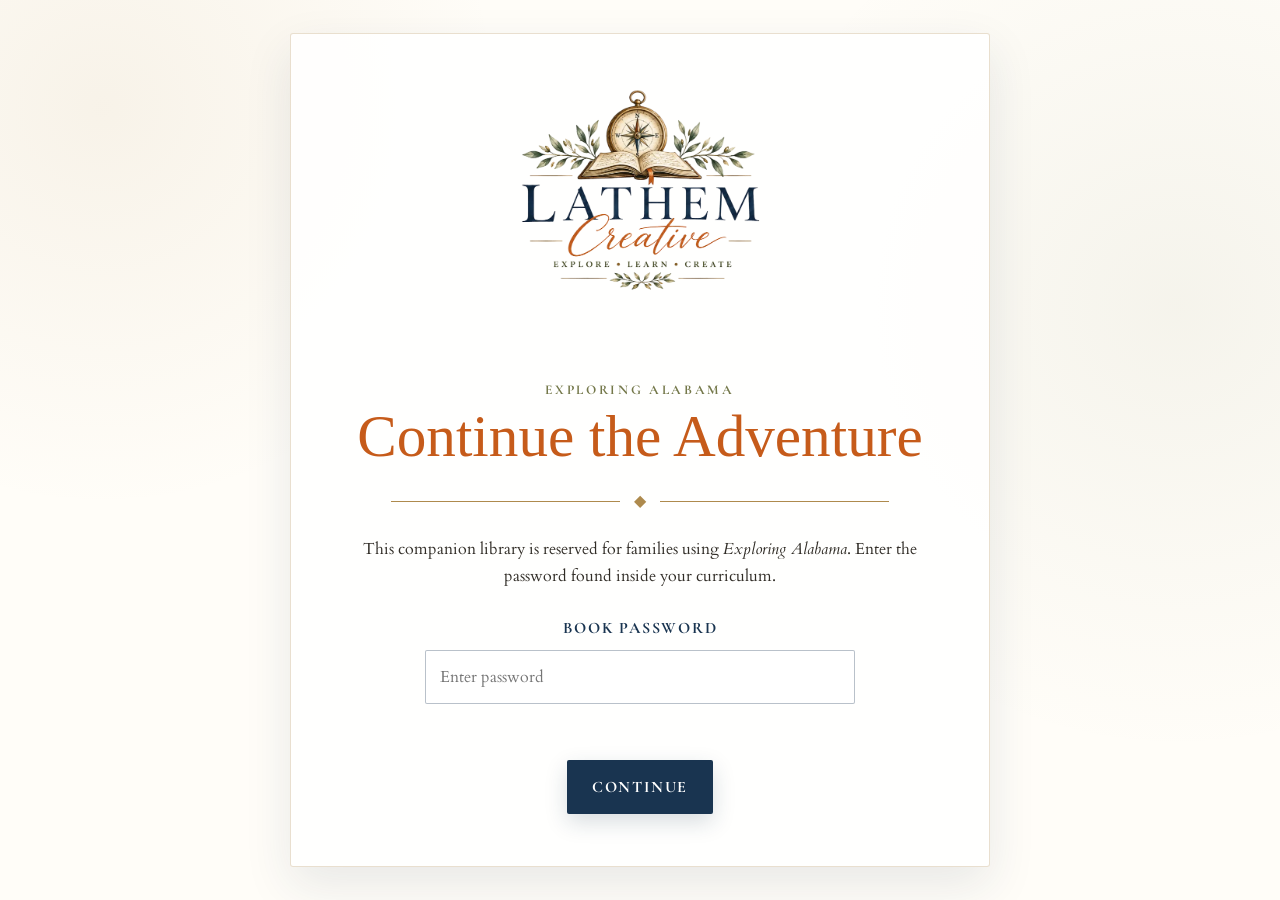
<file: index.html>
<!doctype html><html lang="en"><head><meta charset="utf-8"><meta name="viewport" content="width=device-width,initial-scale=1"><title>Exploring Alabama | Continue the Adventure</title><link rel="preconnect" href="https://fonts.googleapis.com"><link rel="preconnect" href="https://fonts.gstatic.com" crossorigin><link href="https://fonts.googleapis.com/css2?family=Cardo:ital,wght@0,400;0,700;1,400&family=Cormorant+Garamond:wght@500;600;700&family=Lora:ital,wght@0,400;0,600;1,400&display=swap" rel="stylesheet"><link rel="stylesheet" href="styles.css"></head><body>
<section id="password" class="screen active"><div class="center"><div class="panel login"><img class="logo" src="assets/lathem-creative-logo.webp" alt="Lathem Creative"><p class="eyebrow">Exploring Alabama</p><h1 class="script">Continue the Adventure</h1><div class="rule">◆</div><p>This companion library is reserved for families using <em>Exploring Alabama</em>. Enter the password found inside your curriculum.</p><form id="passwordForm"><label for="pw">Book Password</label><input id="pw" type="password" placeholder="Enter password"><p id="error" class="error"></p><button class="button">Continue</button></form></div></div></section>
<section id="welcome" class="screen"><main class="shell narrow"><img class="logo small" src="assets/lathem-creative-logo.webp" alt="Lathem Creative"><p class="eyebrow">Exploring Alabama</p><h1 class="script">Continue the Adventure</h1><p class="sub">Companion Library</p><div class="rule">✦</div><div class="panel"><div class="welcome-copy"><p><strong>Welcome!</strong></p><p>You have finished today’s lesson, but the adventure does not have to end here. Inside you will find one carefully selected book, video, and place to visit for each weekly lesson.</p><p>Spend five extra minutes or an entire afternoon discovering more about Alabama together.</p></div><p class="grow">The Companion Library is designed to grow. New family favorites and additional resources may be added throughout the year.</p><div class="actions"><button id="explore" class="button">Explore a Lesson</button></div><div id="chooser" class="chooser" hidden><label for="welcomeSelect">Choose a Lesson</label><select id="welcomeSelect"></select><div class="actions"><button id="openLesson" class="button">Open Lesson</button></div></div></div><footer>Created by Megan Lathem<br><strong>Lathem Creative</strong> · Explore • Learn • Create</footer></main></section>
<section id="lesson" class="screen"><main class="shell"><div class="top"><button id="home" class="brand">Exploring Alabama</button><select id="topSelect"></select></div><header><img id="hero" class="hero"><p id="weekNo" class="week-no"></p><h1 id="title" class="title"></h1><p id="intro" class="intro"></p></header>
<section class="feature"><h2>Featured Book</h2><div class="feature-grid"><div id="bookArt" class="book-art"></div><div><h3 id="bookTitle"></h3><p id="bookAuthor" class="meta"></p><p id="bookDesc"></p><a id="bookLink" class="link-button" target="_blank" rel="noopener">Open Read →</a><p class="note">You may also look for this title through your library or preferred book source.</p></div></div></section>
<section class="feature"><h2>Featured Video</h2><div class="feature-grid"><a id="videoVisual" class="video-visual" target="_blank" rel="noopener"><img id="thumb" hidden><div id="videoFallback" class="fallback">▶</div><span class="play">▶</span></a><div><h3 id="videoTitle"></h3><p id="videoSource" class="meta"></p><p id="videoDesc"></p><a id="videoLink" class="link-button" target="_blank" rel="noopener">Watch Video →</a></div></div></section>
<section class="feature"><h2>Visit & Explore</h2><div class="feature-grid"><div class="visit-art" id="visitArt">🧭</div><div><h3 id="visitTitle"></h3><p id="visitDesc"></p><a id="visitLink" class="link-button" target="_blank" rel="noopener">Visit Website →</a></div></div></section>
<section class="feature" id="printableSection" hidden>
  <h2>Optional Printable</h2>
  <div class="feature-grid">
    <div class="visit-art" id="printableArt">🖨️</div>
    <div>
      <h3 id="printableTitle"></h3>
      <p id="printableDesc"></p>
      <a id="printableLink" class="link-button" target="_blank" rel="noopener">Download & Print →</a>
    </div>
  </div>
</section>
  <nav class="nav"><div><span>Previous Lesson</span><button id="prev"></button></div><div class="nav-middle"><span>Choose a Lesson</span><select id="bottomSelect"></select></div><div class="right"><span>Next Lesson</span><button id="next"></button></div></nav><footer>Created by Megan Lathem<br><strong>Lathem Creative</strong> · Explore • Learn • Create</footer></main></section>
<script src="app.js"></script></body></html>
</file>
<file: styles.css>
:root{--navy:#193450;--orange:#c65b1a;--olive:#74784a;--gold:#ae8a4d;--cream:#f6f0e4;--paper:#fffdf8;--ink:#312d27;--line:rgba(116,120,74,.28);--shadow:0 18px 48px rgba(25,52,80,.10)}*{box-sizing:border-box}html{scroll-behavior:smooth}body{margin:0;color:var(--ink);font-family:Cardo,Georgia,serif;line-height:1.65;background:radial-gradient(circle at 8% 12%,rgba(174,138,77,.09),transparent 25rem),radial-gradient(circle at 92% 34%,rgba(116,120,74,.07),transparent 28rem),var(--paper)}button,select,input{font:inherit}.screen{display:none;min-height:100vh;animation:fade .3s ease}.screen.active{display:block}@keyframes fade{from{opacity:0;transform:translateY(5px)}to{opacity:1;transform:none}}.shell{width:min(1080px,calc(100% - 32px));margin:auto;padding:34px 0 70px}.narrow{width:min(760px,calc(100% - 32px))}.center{min-height:100vh;display:grid;place-items:center;padding:24px}.panel{background:rgba(255,255,255,.84);border:1px solid rgba(174,138,77,.27);box-shadow:var(--shadow);padding:clamp(28px,5vw,52px);border-radius:3px}.login{width:min(700px,100%);text-align:center}.logo{display:block;width:min(500px,90vw);max-height:285px;object-fit:contain;margin:0 auto 8px}.logo.small{width:min(315px,75vw);max-height:180px}.eyebrow,.sub{color:var(--olive);font-family:"Cormorant Garamond",Georgia,serif;font-weight:700;letter-spacing:.20em;text-transform:uppercase;text-align:center}.eyebrow{font-size:.84rem;margin:0 0 6px}.script{margin:0;color:var(--orange);text-align:center;font-family:"Brittany Signature","Segoe Script","Brush Script MT",cursive;font-weight:400;font-size:clamp(2.0rem,5vw,3.7rem);line-height:1}.sub{margin:13px 0 24px}.rule{display:flex;align-items:center;gap:14px;width:min(500px,84%);margin:22px auto;color:var(--gold)}.rule:before,.rule:after{content:"";height:1px;flex:1;background:currentColor}label{display:block;margin:18px 0 8px;color:var(--navy);font-family:"Cormorant Garamond",Georgia,serif;font-weight:700;letter-spacing:.11em;text-transform:uppercase}input,select{width:100%;border:1px solid rgba(25,52,80,.3);background:#fff;color:var(--ink);padding:13px 14px;border-radius:2px;outline:none}input:focus,select:focus{border-color:var(--orange);box-shadow:0 0 0 3px rgba(198,91,26,.1)}form{max-width:430px;margin:26px auto 0}.error{min-height:24px;color:#9f2f24}.button{border:0;border-radius:2px;padding:14px 25px;cursor:pointer;color:#fff;background:var(--navy);font-family:"Cormorant Garamond",Georgia,serif;font-size:1rem;font-weight:700;letter-spacing:.11em;text-transform:uppercase;box-shadow:0 8px 22px rgba(25,52,80,.17);transition:.18s ease}.button:hover,.link-button:hover{background:var(--orange);transform:translateY(-1px)}.welcome-copy{text-align:center;font-size:clamp(1.03rem,2vw,1.17rem)}.welcome-copy strong{color:var(--navy)}.grow{margin:28px auto 0;padding:16px 20px;max-width:610px;background:var(--cream);border-left:3px solid var(--olive);font-family:Lora,Georgia,serif;font-size:.95rem}.actions{display:flex;justify-content:center;margin-top:26px}.chooser{margin-top:32px;padding:25px;background:var(--cream);border-block:1px solid var(--line)}footer{margin-top:54px;text-align:center;color:var(--olive);font-size:.9rem}footer strong{color:var(--navy);font-family:"Cormorant Garamond",Georgia,serif;letter-spacing:.08em;text-transform:uppercase}.top{display:flex;align-items:center;justify-content:space-between;gap:16px;margin-bottom:20px}.brand{border:0;background:none;color:var(--navy);cursor:pointer;padding:0;font-family:"Cormorant Garamond",Georgia,serif;font-weight:700;letter-spacing:.12em;text-transform:uppercase}.top select{width:min(430px,60vw)}.hero{display:block;width:100%;max-height:420px;object-fit:contain;margin:0 auto 5px}.week-no{margin:3px 0 2px;color:var(--orange);text-align:center;font-family:"Brittany Signature","Segoe Script","Brush Script MT",cursive;font-size:clamp(2rem,5vw,3.4rem)}.title{margin:0 auto;max-width:900px;color:var(--navy);text-align:center;font-family:"Cormorant Garamond",Georgia,serif;font-size:clamp(2rem,5vw,3.65rem);line-height:1.05;text-transform:uppercase}.intro{max-width:770px;margin:20px auto 52px;text-align:center;font-family:Lora,Georgia,serif;font-size:1.07rem}.feature{max-width:900px;margin:0 auto 56px}.feature h2{display:grid;grid-template-columns:1fr auto 1fr;align-items:center;gap:17px;margin-bottom:24px;color:var(--navy);font-family:"Cormorant Garamond",Georgia,serif;font-size:clamp(1.6rem,4vw,2.25rem);letter-spacing:.06em;text-align:center;text-transform:uppercase}.feature h2:before,.feature h2:after{content:"";height:1px;background:linear-gradient(to right,transparent,var(--gold))}.feature h2:after{background:linear-gradient(to left,transparent,var(--gold))}.feature-grid{display:grid;grid-template-columns:240px 1fr;gap:34px;align-items:center;padding:30px;background:rgba(246,240,228,.65);border:1px solid rgba(174,138,77,.23)}.feature h3{margin:0 0 4px;color:var(--navy);font-family:"Cormorant Garamond",Georgia,serif;font-size:clamp(1.55rem,3vw,2.15rem);line-height:1.12}.book-art{aspect-ratio:4/5;display:grid;place-items:center;text-align:center;padding:24px;background:linear-gradient(145deg,#ece3d0,#faf6ec);border:1px solid rgba(174,138,77,.35);color:var(--navy);box-shadow:0 12px 28px rgba(25,52,80,.10);font-family:"Cormorant Garamond",Georgia,serif;font-size:1.35rem;font-weight:700}.video-visual{position:relative;aspect-ratio:16/9;overflow:hidden;background:#e9e2d5;border:1px solid rgba(174,138,77,.3)}.video-visual img{width:100%;height:100%;object-fit:cover;display:block}.fallback{width:100%;height:100%;display:grid;place-items:center;color:var(--navy);font-size:3rem}.play{position:absolute;inset:50% auto auto 50%;transform:translate(-50%,-50%);width:62px;height:62px;border-radius:50%;display:grid;place-items:center;background:rgba(255,255,255,.91);color:var(--orange);font-size:1.6rem;box-shadow:0 8px 24px rgba(0,0,0,.18)}.visit-art{aspect-ratio:4/3;display:grid;place-items:center;background:linear-gradient(145deg,#dfe5d5,#f2ead8);color:var(--olive);border:1px solid rgba(116,120,74,.25);font-size:3.2rem}.meta{margin:0 0 14px;color:var(--olive);font-style:italic}.note{font-size:.9rem;color:var(--olive);font-style:italic}.link-button{display:inline-block;text-decoration:none;color:#fff;background:var(--navy);padding:10px 17px;font-family:"Cormorant Garamond",Georgia,serif;font-weight:700;letter-spacing:.09em;text-transform:uppercase;transition:.18s}.nav{max-width:900px;margin:70px auto 0;padding-top:28px;border-top:1px solid var(--line);display:grid;grid-template-columns:1fr minmax(245px,1fr) 1fr;gap:16px;align-items:end}.nav span{display:block;color:var(--olive);font-family:"Cormorant Garamond",Georgia,serif;font-size:.78rem;font-weight:700;letter-spacing:.12em;text-transform:uppercase}.nav button{border:0;background:none;padding:0;color:var(--navy);cursor:pointer;font-family:Cardo,Georgia,serif;font-size:1rem;text-align:left}.nav .right{text-align:right}.nav .right button{text-align:right}.nav button:disabled{opacity:.35;cursor:not-allowed}@media(max-width:760px){.shell{width:min(100% - 22px,1080px);padding-top:24px}.panel{padding:28px 20px}.logo{max-height:225px}.top{flex-direction:column}.top select{width:100%}.hero{max-height:260px}.feature-grid{grid-template-columns:1fr;padding:20px}.book-art{max-width:240px;width:100%;margin:auto}.nav{grid-template-columns:1fr}.nav-middle{order:-1}.nav,.nav .right,.nav button,.nav .right button{text-align:center}}
.explorers-pack-card {
  display: grid;
  grid-template-columns: 90px 1fr;
  gap: 24px;
  align-items: start;
  padding: 28px;
  background: #f7f2e8;
  border: 1px solid #d9cdbb;
  border-radius: 16px;
}

.explorers-pack-icon {
  width: 72px;
  height: 72px;
  display: flex;
  align-items: center;
  justify-content: center;
  font-size: 36px;
  background: #fffaf1;
  border-radius: 50%;
  border: 1px solid #d9cdbb;
}

.explorers-pack-card h3 {
  margin-top: 0;
}

@media (max-width: 700px) {
  .explorers-pack-card {
    grid-template-columns: 1fr;
  }

  .explorers-pack-icon {
    margin: 0 auto;
  }
}
.resource-thumbnail {
  width: 100%;
  height: 100%;
  object-fit: contain;
  display: block;
}
</file>
